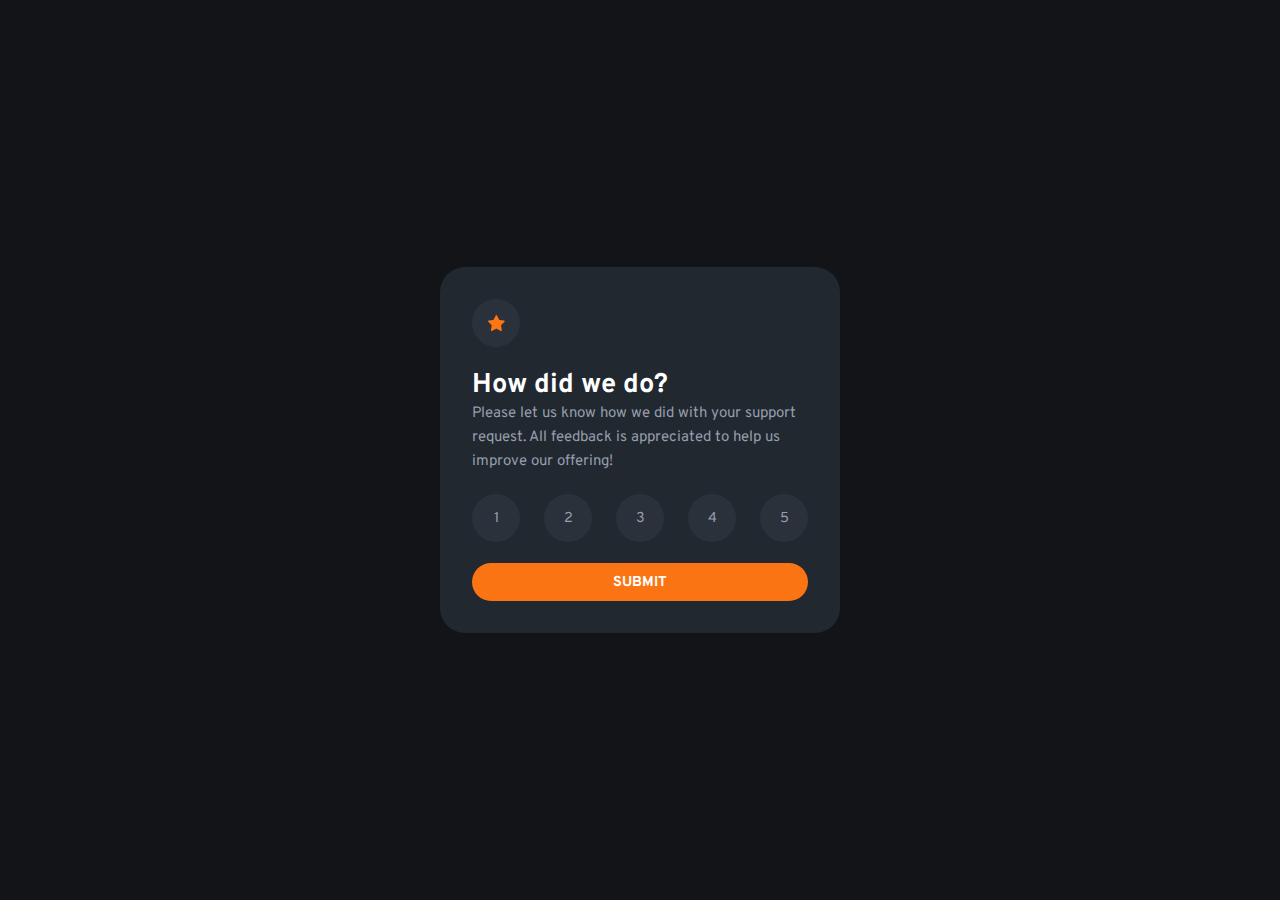
<file: index.html>
<!DOCTYPE html>
<html lang="en">
  <head>
    <meta charset="UTF-8" />
    <meta name="viewport" content="width=device-width, initial-scale=1.0" />
    <!-- displays site properly based on user's device -->

    <link
      rel="icon"
      type="image/png"
      sizes="32x32"
      href="./images/favicon-32x32.png"
    />

    <title>Interactive rating component</title>
    <!-- Font styles -->
    <link rel="preconnect" href="https://fonts.googleapis.com" />
    <link rel="preconnect" href="https://fonts.gstatic.com" crossorigin />
    <link
      href="https://fonts.googleapis.com/css2?family=Overpass:wght@400;700&display=swap"
      rel="stylesheet"
    />
    <!-- CSS -->
    <link rel="stylesheet" href="style.css" />
    <!-- JS -->
    <script src="script.js" defer></script>
  </head>
  <body>
    <main class="bg-neutral-300">
      <!-- Rating state start -->
      <section class="grid">
        <div class="star bg-neutral-200">
          <img src="./images/icon-star.svg" alt="star icon" />
        </div>
        <article>
          <h1 class="text-white fs-300 fw-200">How did we do?</h1>
          <p class="text-neutral-100 fs-100 fw-100">
            Please let us know how we did with your support request. All
            feedback is appreciated to help us improve our offering!
          </p>
        </article>
        <div class="num-buttons flex">
          <button class="text-neutral-100 fs-200 fw-100 bg-neutral-200">
            1
          </button>
          <button class="text-neutral-100 fs-200 fw-100 bg-neutral-200">
            2
          </button>
          <button class="text-neutral-100 fs-200 fw-100 bg-neutral-200">
            3
          </button>
          <button class="text-neutral-100 fs-200 fw-100 bg-neutral-200">
            4
          </button>
          <button class="text-neutral-100 fs-200 fw-100 bg-neutral-200">
            5
          </button>
        </div>
        <button class="text-white fs-200 fw-200 bg-primary-100 uppercase">
          submit
        </button>
      </section>

      <!-- Rating state end -->

      <!-- Thank you state start -->

      <section class="" hidden>
        <img src="./images/illustration-thank-you.svg" alt="thank you" />
        <div class="bg-neutral-200">
          <h3 class="text-primary-100 fs-200 fw-100">
            You selected <span></span> out of 5
          </h3>
        </div>
        <article>
          <h2 class="text-white fs-300 fw-200">Thank you!</h2>
          <p class="text-neutral-100 fs-100 fw-100">
            We appreciate you taking the time to give a rating. If you ever need
            more support, don’t hesitate to get in touch!
          </p>
        </article>
      </section>

      <!-- Thank you state end -->
    </main>
  </body>
</html>
</file>
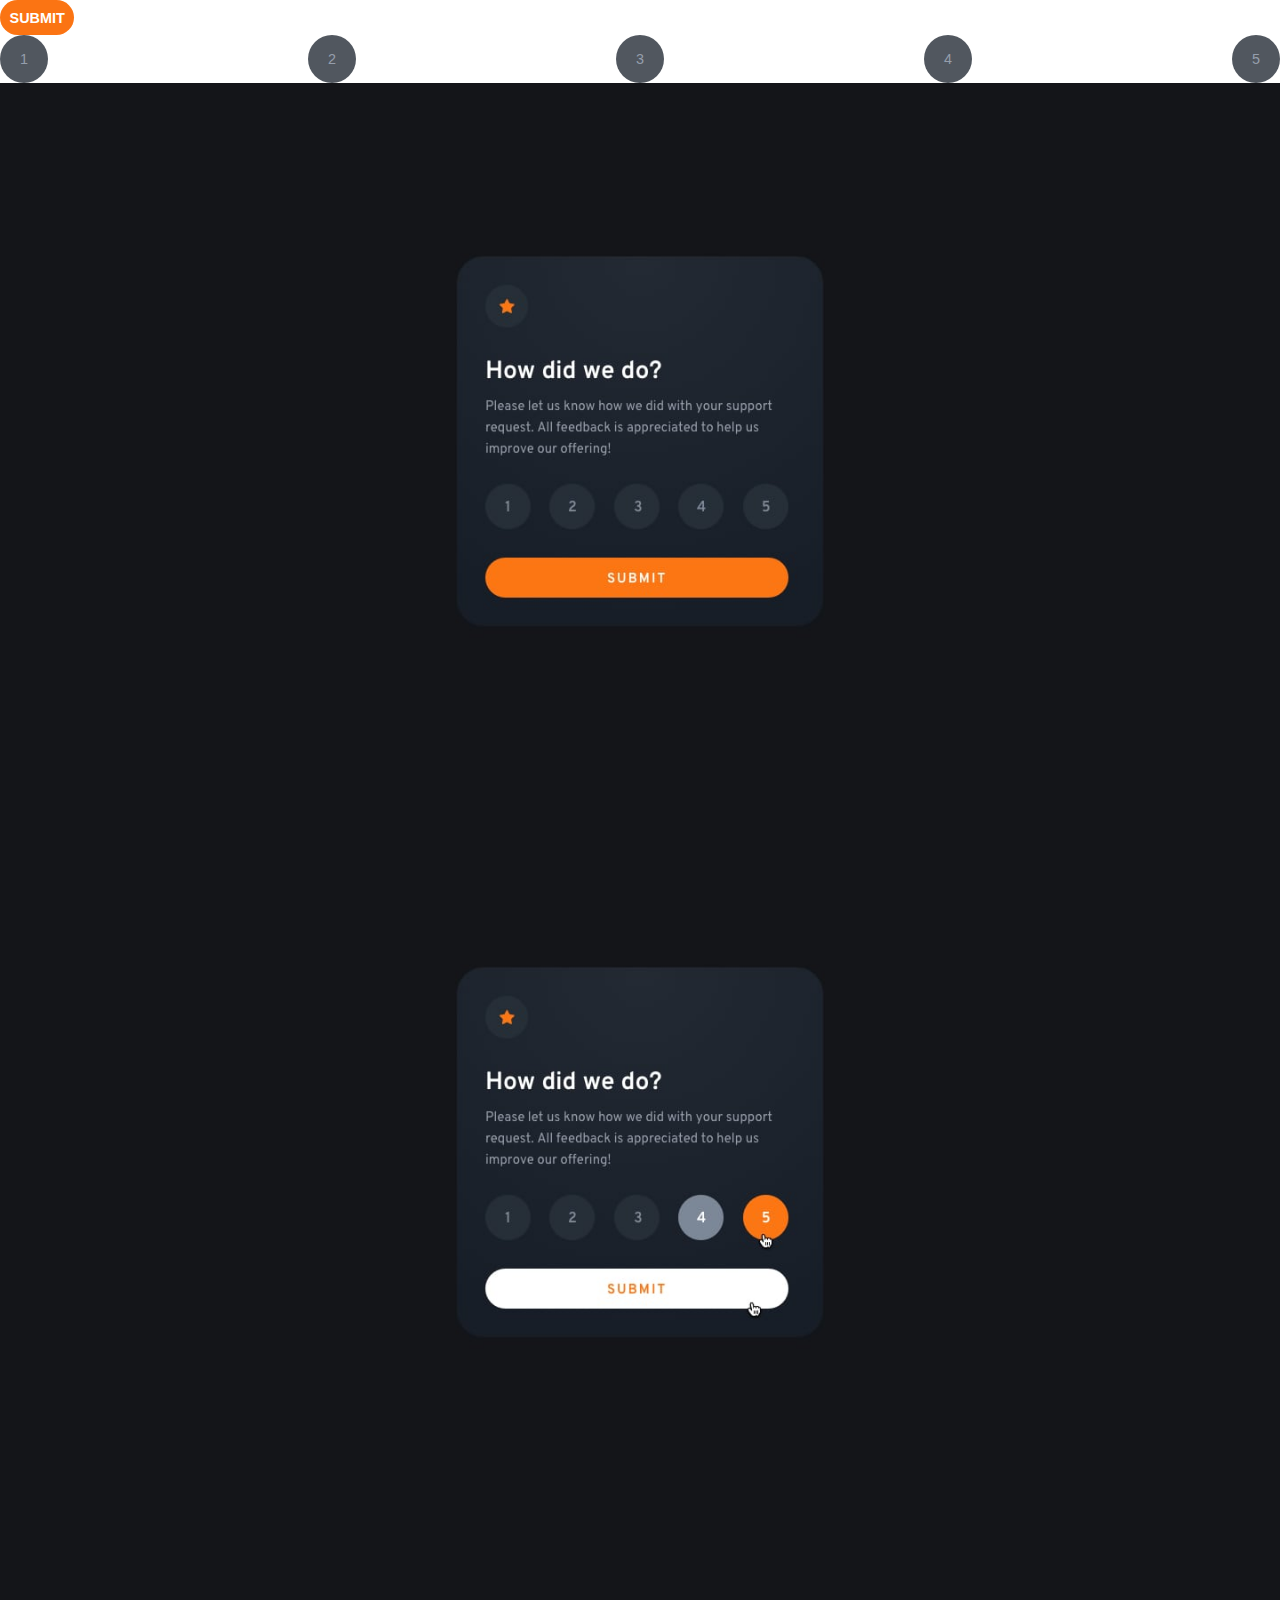
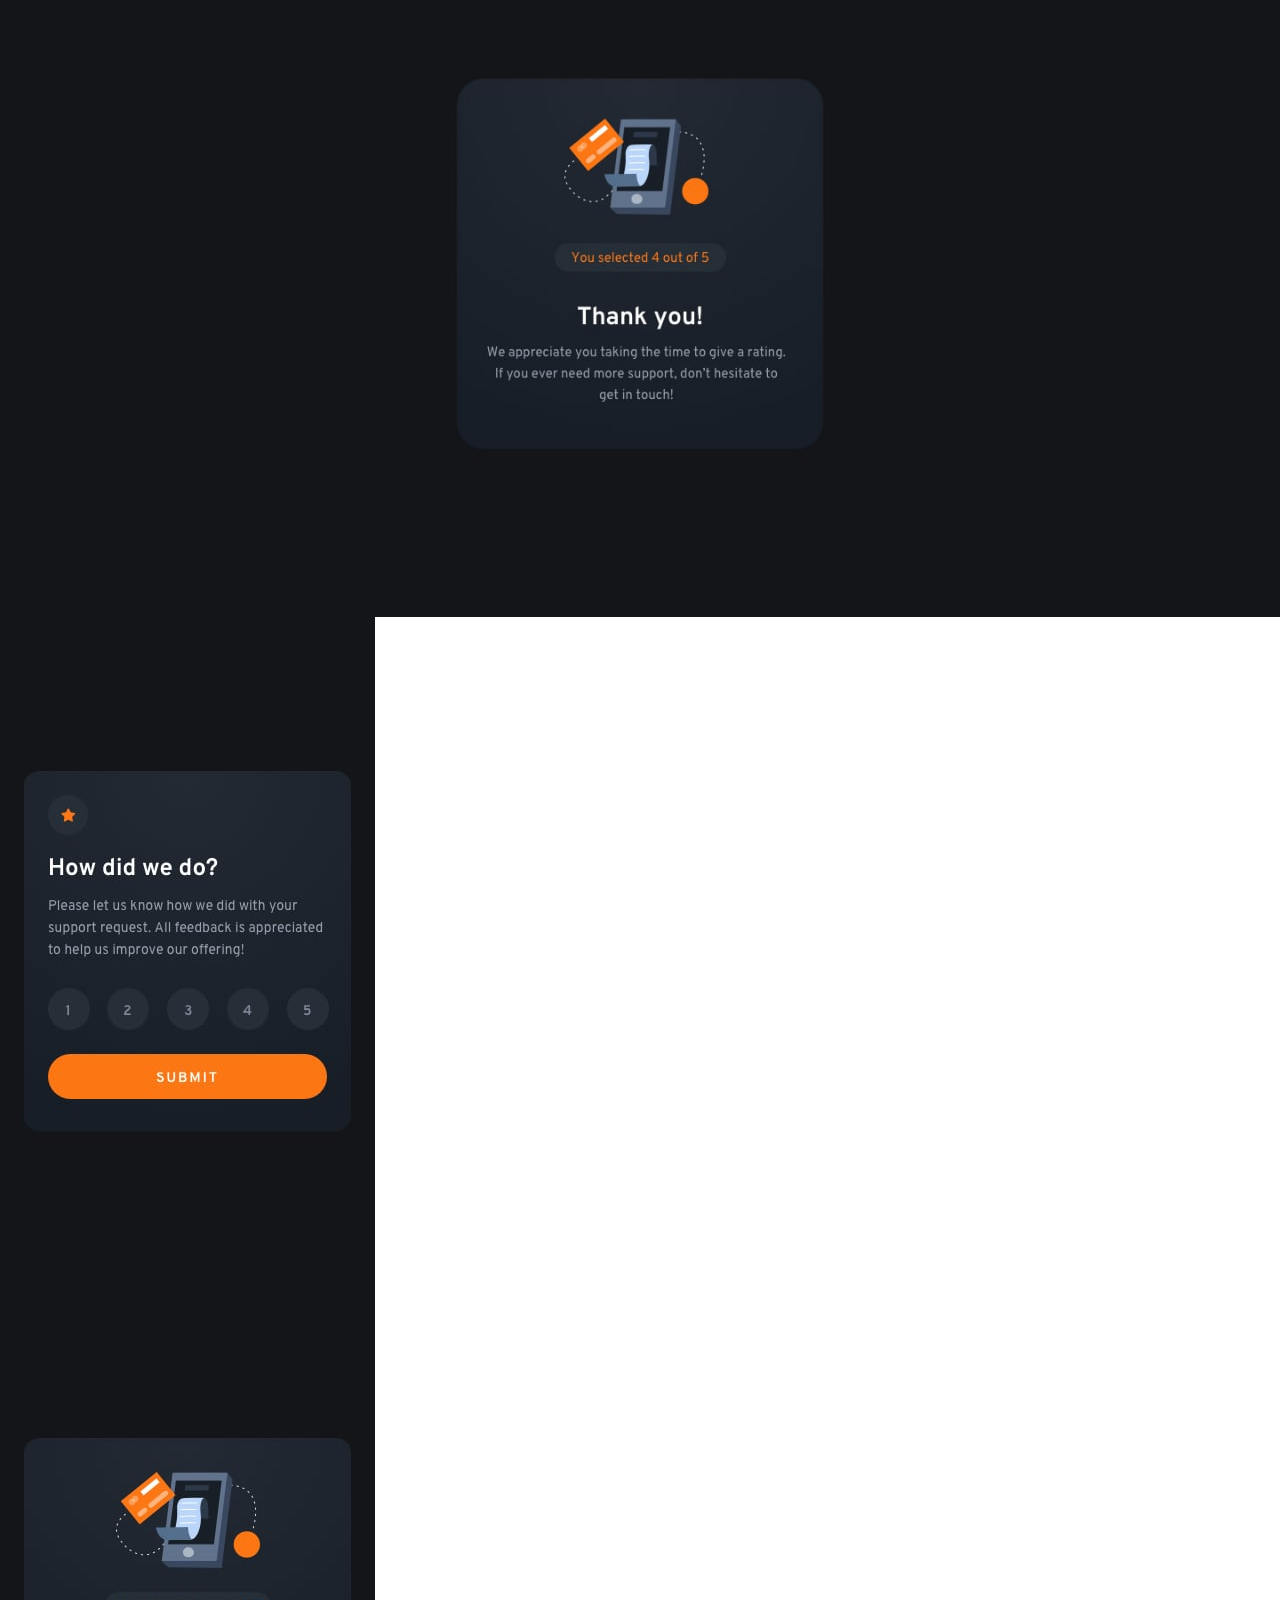
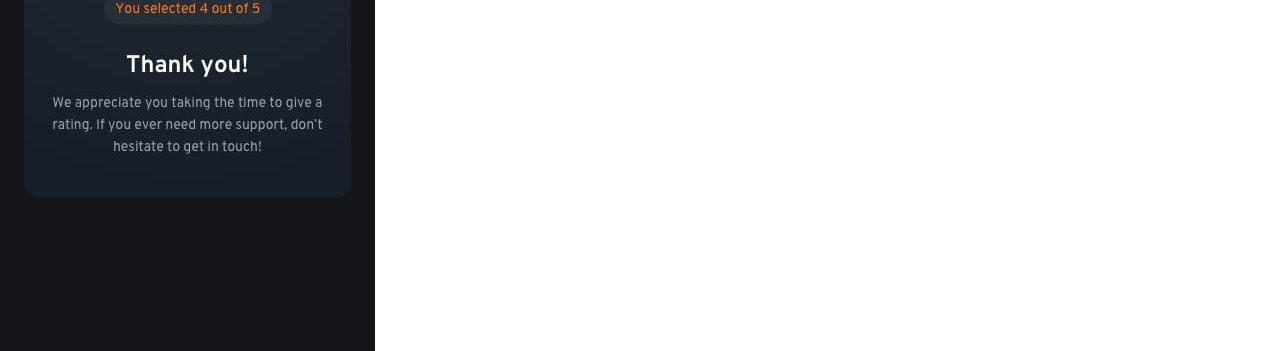
<file: design-system.html>
<!DOCTYPE html>
<html lang="en">
  <head>
    <meta charset="UTF-8" />
    <meta http-equiv="X-UA-Compatible" content="IE=edge" />
    <meta name="viewport" content="width=device-width, initial-scale=1.0" />
    <title>Design systeem</title>
    <link rel="stylesheet" href="style.css" />
  </head>
  <body style="background-color: white">
    <section>
      <button class="text-white fs-200 fw-200 bg-primary-100 uppercase">
        submit
      </button>
    </section>
    <div class="num-buttons flex">
      <button class="text-neutral-100 fs-200 fw-100 bg-neutral-300">1</button>
      <button class="text-neutral-100 fs-200 fw-100 bg-neutral-300">2</button>
      <button class="text-neutral-100 fs-200 fw-100 bg-neutral-300">3</button>
      <button class="text-neutral-100 fs-200 fw-100 bg-neutral-300">4</button>
      <button class="text-neutral-100 fs-200 fw-100 bg-neutral-300">5</button>
    </div>

    <img src="./design/desktop-design.jpg" alt="" />
    <img src="./design/active-states.jpg" alt="" />
    <img src="./design/desktop-thank-you-state.jpg" alt="" />
    <img src="./design/mobile-design.jpg" alt="" />
    <img src="./design/mobile-thank-you-state.jpg" alt="" />
  </body>
</html>
</file>
<file: style.css>
/* --------------- */
/* Custom variable */
/* --------------- */
:root {
  /* colors */
  --clr-primary-100: hsl(25, 97%, 53%);

  --clr-neutral-100: hsl(217, 12%, 63%);
  --clr-neutral-200: hsl(216 12% 54% / 0.1);
  --clr-neutral-300: hsl(213 19% 18% / 0.8);
  --clr-neutral-400: hsl(216, 12%, 8%);

  --clr-white: hsl(0, 0%, 100%);

  /* font size */
  --fs-100: 15px;
  --fs-200: 0.9rem;
  --fs-300: 1.7rem;

  /* font family */
  --ff-regular: "Overpass", sans-serif;

  /* font weight */
  --fw-100: 400;
  --fw-200: 700;
}

/* ----------------- */
/* Reset             */
/* ----------------- */
*,
*::after,
*::before {
  box-sizing: border-box;
}

/* Margin reset*/
body,
h1,
h2,
h3,
p {
  margin: 0;
}

/* Make images easier to work with */
img:not([hidden]),
picture:not([hidden]) {
  max-width: 100%;
  display: block;
}

button {
  font: inherit;
  cursor: pointer;
}

/* ------------------ */
/* Utility classes    */
/* ------------------ */
.flex {
  display: flex;
  gap: var(--gap, 1rem);
}
.grid {
  display: grid;
  gap: var(--gap, 1rem);
}

.uppercase {
  text-transform: uppercase;
}

/* background colors */
.bg-primary-100 {
  background-color: var(--clr-primary-100);
}
.bg-neutral-200 {
  background-color: var(--clr-neutral-200);
}
.bg-neutral-300 {
  background-color: var(--clr-neutral-300);
}

/* Font colors */
.text-white {
  color: var(--clr-white);
}
.text-primary-100 {
  color: var(--clr-primary-100);
}
.text-neutral-100 {
  color: var(--clr-neutral-100);
}

/* font size */
.fs-100 {
  font-size: var(--fs-100);
}
.fs-200 {
  font-size: var(--fs-200);
}
.fs-300 {
  font-size: var(--fs-300);
}
/* font weights */
.fw-100 {
  font-weight: var(--fw-100);
}
.fw-200 {
  font-weight: var(--fw-200);
}

/* Setting body defaults */
body {
  display: grid;
  justify-content: center;
  align-items: center;

  font-family: var(--ff-regular);

  background-color: var(--clr-neutral-400);
  min-height: 100vh;
}

/* --------------------- */
/* Components            */
/* --------------------- */
main {
  padding: 2rem;
  border-radius: 25px;

  max-width: 25rem;
}
article > p {
  line-height: 1.6;
}
section {
  gap: 1.3rem !important;
}
main > section:last-child {
  justify-items: center;
  text-align: center;

  padding-block: 1rem;
}
main > section:last-child > div {
  border-radius: 35px;
}
main > section:last-child > div > h3 {
  padding-inline: 0.9rem;
  padding-block: 0.2rem;
}

/* numbered button styles */
.num-buttons {
  justify-content: space-between;
}
.num-buttons > button {
  width: 3rem;
  aspect-ratio: 1;

  border: none;
  border-radius: 50%;
}
.num-buttons > button:hover {
  background-color: var(--clr-primary-100);
  color: var(--clr-white);
}

/* Star */
.star {
  display: grid;
  place-items: center;
  width: 3rem;
  aspect-ratio: 1;

  border: none;
  border-radius: 50%;
}

/* Submit button */
section > button {
  border: none;
  border-radius: 35px;

  text-align: center;
  padding: 0.6rem;
}
section > button:hover,
section > button:focus {
  background-color: var(--clr-white);
  color: var(--clr-primary-100);
}

/* Active */
.active {
  background-color: var(--clr-neutral-100);
  color: var(--clr-white);
}
.active:hover {
  background-color: var(--clr-neutral-100) !important;
  color: var(--clr-white) !important;
}
</file>
